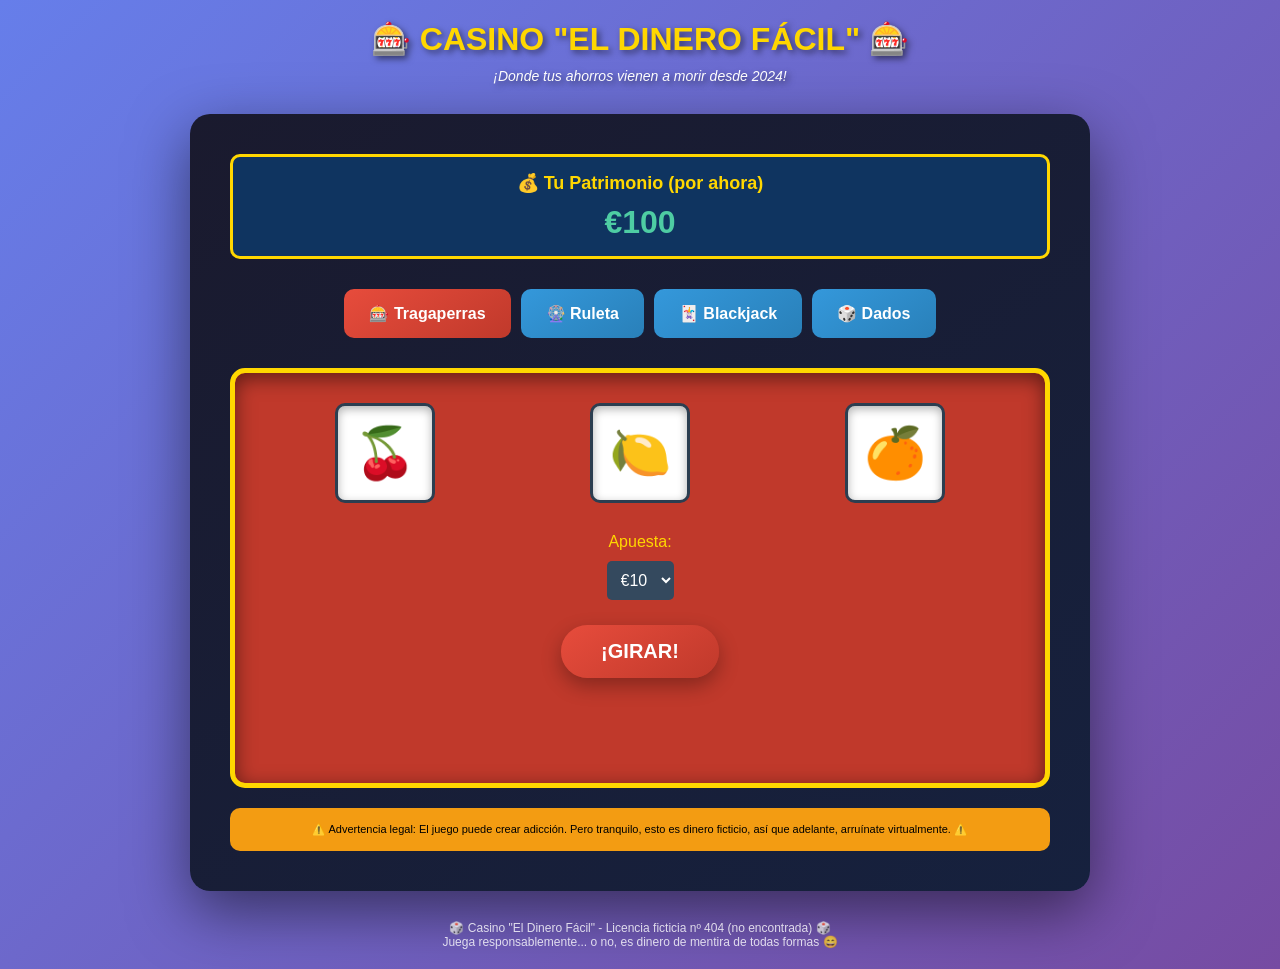
<file: Apache/www/index.html>
<!DOCTYPE html>
<html lang="es">
<head>
    <meta charset="UTF-8">
    <meta name="viewport" content="width=device-width, initial-scale=1.0">
    <title>Casino El Dinero Fácil - ¡Pierde tu dinero con estilo! 🎰</title>
    <style>
        * {
            margin: 0;
            padding: 0;
            box-sizing: border-box;
        }

        body {
            font-family: 'Arial Black', sans-serif;
            background: linear-gradient(135deg, #667eea 0%, #764ba2 100%);
            min-height: 100vh;
            padding: 20px;
            display: flex;
            flex-direction: column;
            align-items: center;
        }

        .header {
            text-align: center;
            color: #ffd700;
            text-shadow: 3px 3px 6px rgba(0,0,0,0.5);
            margin-bottom: 30px;
            animation: parpadeo 2s infinite;
        }

        @keyframes parpadeo {
            0%, 100% { opacity: 1; }
            50% { opacity: 0.7; }
        }

        .subtitle {
            color: #fff;
            font-size: 14px;
            margin-top: 10px;
            font-style: italic;
        }

        .container {
            background: linear-gradient(145deg, #1a1a2e, #16213e);
            border-radius: 20px;
            padding: 40px;
            box-shadow: 0 20px 60px rgba(0,0,0,0.5);
            max-width: 900px;
            width: 100%;
        }

        .balance {
            background: #0f3460;
            padding: 15px;
            border-radius: 10px;
            text-align: center;
            margin-bottom: 30px;
            border: 3px solid #ffd700;
        }

        .balance h3 {
            color: #ffd700;
            font-size: 18px;
            margin-bottom: 10px;
        }

        .balance-amount {
            color: #4ecca3;
            font-size: 32px;
            font-weight: bold;
        }

        .game-selector {
            display: flex;
            gap: 10px;
            margin-bottom: 30px;
            flex-wrap: wrap;
            justify-content: center;
        }

        .game-btn {
            background: linear-gradient(145deg, #3498db, #2980b9);
            color: white;
            border: none;
            padding: 15px 25px;
            font-size: 16px;
            font-weight: bold;
            border-radius: 10px;
            cursor: pointer;
            transition: all 0.3s;
        }

        .game-btn:hover {
            transform: translateY(-2px);
            box-shadow: 0 5px 15px rgba(0,0,0,0.3);
        }

        .game-btn.active {
            background: linear-gradient(145deg, #e74c3c, #c0392b);
        }

        .game-container {
            display: none;
            background: #c0392b;
            border-radius: 15px;
            padding: 30px;
            box-shadow: inset 0 5px 20px rgba(0,0,0,0.5);
            border: 5px solid #ffd700;
        }

        .game-container.active {
            display: block;
        }

        /* TRAGAPERRAS */
        .reels {
            display: flex;
            justify-content: space-around;
            margin-bottom: 30px;
            gap: 15px;
        }

        .reel {
            background: white;
            width: 100px;
            height: 100px;
            border-radius: 10px;
            display: flex;
            align-items: center;
            justify-content: center;
            font-size: 50px;
            box-shadow: inset 0 3px 10px rgba(0,0,0,0.3);
            border: 3px solid #2c3e50;
        }

        .reel.spinning {
            animation: spin 0.1s infinite;
        }

        @keyframes spin {
            0%, 100% { transform: translateY(0); }
            50% { transform: translateY(-10px); }
        }

        /* RULETA */
        .roulette-wheel {
            width: 250px;
            height: 250px;
            margin: 0 auto 30px;
            border-radius: 50%;
            background: conic-gradient(
                #c0392b 0deg 18deg,
                #2c3e50 18deg 36deg,
                #c0392b 36deg 54deg,
                #2c3e50 54deg 72deg,
                #c0392b 72deg 90deg,
                #2c3e50 90deg 108deg,
                #c0392b 108deg 126deg,
                #2c3e50 126deg 144deg,
                #c0392b 144deg 162deg,
                #2c3e50 162deg 180deg,
                #c0392b 180deg 198deg,
                #2c3e50 198deg 216deg,
                #c0392b 216deg 234deg,
                #2c3e50 234deg 252deg,
                #c0392b 252deg 270deg,
                #2c3e50 270deg 288deg,
                #c0392b 288deg 306deg,
                #2c3e50 306deg 324deg,
                #c0392b 324deg 342deg,
                #2c3e50 342deg 360deg
            );
            border: 10px solid #ffd700;
            position: relative;
            display: flex;
            align-items: center;
            justify-content: center;
        }

        .roulette-ball {
            width: 20px;
            height: 20px;
            background: white;
            border-radius: 50%;
            position: absolute;
            top: 10px;
            box-shadow: 0 0 10px rgba(255,255,255,0.8);
        }

        .roulette-wheel.spinning {
            animation: roulette-spin 3s ease-out;
        }

        @keyframes roulette-spin {
            from { transform: rotate(0deg); }
            to { transform: rotate(1800deg); }
        }

        .roulette-result {
            text-align: center;
            font-size: 48px;
            color: white;
            font-weight: bold;
            text-shadow: 2px 2px 4px rgba(0,0,0,0.5);
        }

        .roulette-options {
            display: grid;
            grid-template-columns: repeat(3, 1fr);
            gap: 10px;
            margin-bottom: 20px;
        }

        .roulette-btn {
            padding: 15px;
            font-size: 16px;
            font-weight: bold;
            border: none;
            border-radius: 8px;
            cursor: pointer;
            transition: all 0.3s;
        }

        .roulette-btn:hover {
            transform: scale(1.05);
        }

        .roulette-btn.red {
            background: #e74c3c;
            color: white;
        }

        .roulette-btn.black {
            background: #2c3e50;
            color: white;
        }

        .roulette-btn.green {
            background: #27ae60;
            color: white;
        }

        /* BLACKJACK */
        .blackjack-table {
            text-align: center;
        }

        .cards-area {
            margin: 20px 0;
            min-height: 120px;
        }

        .cards-area h4 {
            color: #ffd700;
            margin-bottom: 10px;
        }

        .cards {
            display: flex;
            gap: 10px;
            justify-content: center;
            flex-wrap: wrap;
            margin-bottom: 10px;
        }

        .card {
            width: 60px;
            height: 85px;
            background: white;
            border-radius: 8px;
            display: flex;
            align-items: center;
            justify-content: center;
            font-size: 24px;
            font-weight: bold;
            box-shadow: 0 4px 8px rgba(0,0,0,0.3);
            border: 2px solid #333;
        }

        .card.red {
            color: #e74c3c;
        }

        .card.black {
            color: #2c3e50;
        }

        .score {
            color: white;
            font-size: 18px;
            font-weight: bold;
        }

        .blackjack-actions {
            display: flex;
            gap: 10px;
            justify-content: center;
            margin-top: 20px;
            flex-wrap: wrap;
        }

        /* DADOS */
        .dice-container {
            text-align: center;
        }

        .dice-area {
            display: flex;
            gap: 20px;
            justify-content: center;
            margin: 30px 0;
        }

        .die {
            width: 80px;
            height: 80px;
            background: white;
            border-radius: 10px;
            display: flex;
            align-items: center;
            justify-content: center;
            font-size: 40px;
            font-weight: bold;
            box-shadow: 0 5px 15px rgba(0,0,0,0.3);
            border: 3px solid #2c3e50;
        }

        .die.rolling {
            animation: dice-roll 0.5s ease-in-out;
        }

        @keyframes dice-roll {
            0%, 100% { transform: rotateX(0) rotateY(0); }
            25% { transform: rotateX(180deg) rotateY(0); }
            50% { transform: rotateX(180deg) rotateY(180deg); }
            75% { transform: rotateX(0) rotateY(180deg); }
        }

        .dice-prediction {
            display: grid;
            grid-template-columns: repeat(3, 1fr);
            gap: 10px;
            margin-bottom: 20px;
        }

        .prediction-btn {
            padding: 12px;
            font-size: 14px;
            font-weight: bold;
            border: none;
            border-radius: 8px;
            cursor: pointer;
            background: #3498db;
            color: white;
            transition: all 0.3s;
        }

        .prediction-btn:hover {
            background: #2980b9;
            transform: scale(1.05);
        }

        .prediction-btn.selected {
            background: #27ae60;
            box-shadow: 0 0 15px rgba(39, 174, 96, 0.5);
        }

        /* CONTROLES COMUNES */
        .controls {
            text-align: center;
        }

        .bet-selector {
            margin-bottom: 20px;
        }

        .bet-selector label {
            color: #ffd700;
            font-size: 16px;
            display: block;
            margin-bottom: 10px;
        }

        .bet-selector select {
            padding: 10px;
            font-size: 16px;
            border-radius: 5px;
            border: none;
            background: #34495e;
            color: white;
            cursor: pointer;
        }

        .action-btn {
            background: linear-gradient(145deg, #e74c3c, #c0392b);
            color: white;
            border: none;
            padding: 15px 40px;
            font-size: 20px;
            font-weight: bold;
            border-radius: 50px;
            cursor: pointer;
            box-shadow: 0 8px 20px rgba(0,0,0,0.3);
            transition: all 0.3s;
            text-transform: uppercase;
            margin: 5px;
        }

        .action-btn:hover {
            transform: translateY(-3px);
            box-shadow: 0 12px 25px rgba(0,0,0,0.4);
        }

        .action-btn:active {
            transform: translateY(0);
        }

        .action-btn:disabled {
            background: #7f8c8d;
            cursor: not-allowed;
            transform: none;
        }

        .action-btn.secondary {
            background: linear-gradient(145deg, #3498db, #2980b9);
        }

        .message {
            margin-top: 20px;
            padding: 15px;
            border-radius: 10px;
            text-align: center;
            font-size: 16px;
            font-weight: bold;
            min-height: 50px;
            display: flex;
            align-items: center;
            justify-content: center;
        }

        .message.win {
            background: #27ae60;
            color: white;
            animation: celebration 0.5s ease-in-out;
        }

        .message.lose {
            background: #e74c3c;
            color: white;
        }

        @keyframes celebration {
            0%, 100% { transform: scale(1); }
            25% { transform: scale(1.1) rotate(2deg); }
            75% { transform: scale(1.1) rotate(-2deg); }
        }

        .footer {
            margin-top: 30px;
            text-align: center;
            color: white;
            font-size: 12px;
            opacity: 0.8;
        }

        .warning {
            background: #f39c12;
            color: #000;
            padding: 15px;
            border-radius: 10px;
            margin-top: 20px;
            font-size: 11px;
            text-align: center;
        }
    </style>
</head>
<body>
    <div class="header">
        <h1>🎰 CASINO "EL DINERO FÁCIL" 🎰</h1>
        <p class="subtitle">¡Donde tus ahorros vienen a morir desde 2024!</p>
    </div>

    <div class="container">
        <div class="balance">
            <h3>💰 Tu Patrimonio (por ahora)</h3>
            <div class="balance-amount">€<span id="balance">100</span></div>
        </div>

        <div class="game-selector">
            <button class="game-btn active" onclick="selectGame('slots')">🎰 Tragaperras</button>
            <button class="game-btn" onclick="selectGame('roulette')">🎡 Ruleta</button>
            <button class="game-btn" onclick="selectGame('blackjack')">🃏 Blackjack</button>
            <button class="game-btn" onclick="selectGame('dice')">🎲 Dados</button>
        </div>

        <!-- TRAGAPERRAS -->
        <div id="slots" class="game-container active">
            <div class="reels">
                <div class="reel" id="reel1">🍒</div>
                <div class="reel" id="reel2">🍋</div>
                <div class="reel" id="reel3">🍊</div>
            </div>
            <div class="controls">
                <div class="bet-selector">
                    <label for="slotBet">Apuesta:</label>
                    <select id="slotBet">
                        <option value="5">€5</option>
                        <option value="10" selected>€10</option>
                        <option value="20">€20</option>
                        <option value="50">€50</option>
                    </select>
                </div>
                <button class="action-btn" onclick="spinSlots()">¡GIRAR!</button>
            </div>
            <div class="message" id="slotsMessage"></div>
        </div>

        <!-- RULETA -->
        <div id="roulette" class="game-container">
            <div class="roulette-wheel" id="rouletteWheel">
                <div class="roulette-ball"></div>
                <div class="roulette-result" id="rouletteResult">?</div>
            </div>
            <div class="controls">
                <div class="bet-selector">
                    <label for="rouletteBet">Apuesta:</label>
                    <select id="rouletteBet">
                        <option value="5">€5</option>
                        <option value="10" selected>€10</option>
                        <option value="20">€20</option>
                        <option value="50">€50</option>
                    </select>
                </div>
                <div class="roulette-options">
                    <button class="roulette-btn red" onclick="playRoulette('red')">ROJO</button>
                    <button class="roulette-btn black" onclick="playRoulette('black')">NEGRO</button>
                    <button class="roulette-btn green" onclick="playRoulette('green')">VERDE (0)</button>
                </div>
            </div>
            <div class="message" id="rouletteMessage"></div>
        </div>

        <!-- BLACKJACK -->
        <div id="blackjack" class="game-container">
            <div class="blackjack-table">
                <div class="cards-area">
                    <h4>🎩 Crupier</h4>
                    <div class="cards" id="dealerCards"></div>
                    <div class="score" id="dealerScore"></div>
                </div>
                <div class="cards-area">
                    <h4>👤 Tu Mano</h4>
                    <div class="cards" id="playerCards"></div>
                    <div class="score" id="playerScore"></div>
                </div>
                <div class="controls">
                    <div class="bet-selector">
                        <label for="blackjackBet">Apuesta:</label>
                        <select id="blackjackBet">
                            <option value="5">€5</option>
                            <option value="10" selected>€10</option>
                            <option value="20">€20</option>
                            <option value="50">€50</option>
                        </select>
                    </div>
                    <div class="blackjack-actions">
                        <button class="action-btn" id="dealBtn" onclick="dealBlackjack()">REPARTIR</button>
                        <button class="action-btn secondary" id="hitBtn" onclick="hitBlackjack()" disabled>PEDIR</button>
                        <button class="action-btn secondary" id="standBtn" onclick="standBlackjack()" disabled>PLANTARSE</button>
                    </div>
                </div>
                <div class="message" id="blackjackMessage"></div>
            </div>
        </div>

        <!-- DADOS -->
        <div id="dice" class="game-container">
            <div class="dice-container">
                <h4 style="color: #ffd700; margin-bottom: 20px;">Predice el resultado:</h4>
                <div class="dice-prediction">
                    <button class="prediction-btn" onclick="selectPrediction('par')">PAR</button>
                    <button class="prediction-btn" onclick="selectPrediction('impar')">IMPAR</button>
                    <button class="prediction-btn" onclick="selectPrediction('bajo')">BAJO (2-6)</button>
                    <button class="prediction-btn" onclick="selectPrediction('alto')">ALTO (8-12)</button>
                    <button class="prediction-btn" onclick="selectPrediction('doble')">DOBLES</button>
                    <button class="prediction-btn" onclick="selectPrediction('siete')">SUMA = 7</button>
                </div>
                <div class="dice-area">
                    <div class="die" id="die1">🎲</div>
                    <div class="die" id="die2">🎲</div>
                </div>
                <div class="controls">
                    <div class="bet-selector">
                        <label for="diceBet">Apuesta:</label>
                        <select id="diceBet">
                            <option value="5">€5</option>
                            <option value="10" selected>€10</option>
                            <option value="20">€20</option>
                            <option value="50">€50</option>
                        </select>
                    </div>
                    <button class="action-btn" onclick="rollDice()">¡LANZAR DADOS!</button>
                </div>
                <div class="message" id="diceMessage"></div>
            </div>
        </div>

        <div class="warning">
            ⚠️ Advertencia legal: El juego puede crear adicción. Pero tranquilo, esto es dinero ficticio, así que adelante, arruínate virtualmente. ⚠️
        </div>
    </div>

    <div class="footer">
        <p>🎲 Casino "El Dinero Fácil" - Licencia ficticia nº 404 (no encontrada) 🎲</p>
        <p>Juega responsablemente... o no, es dinero de mentira de todas formas 😄</p>
    </div>

    <script>
        let balance = 100;
        let currentGame = 'slots';
        let blackjackGame = { playerCards: [], dealerCards: [], deck: [], inProgress: false };
        let diceSelection = null;

        const funnyMessages = {
            lose: [
                '¡Ay! Tu dinero se fue de vacaciones... para siempre 😢',
                '¡Mejor suerte la próxima! (Spoiler: probablemente no) 🙈',
                '¡El casino agradece tu generosa donación! 🏦',
                'Casi casi... bueno, en realidad para nada 😅',
                '¡Inténtalo de nuevo! El casino necesita un yate nuevo 🛥️'
            ],
            win: [
                '¡¡¡GANASTE!!! ¡Aprovecha antes de que vuelvas a perderlo! 🎉',
                '¡INCREÍBLE! ¡El dueño del casino está llorando! 😱',
                '¡JACKPOT! ¡Eres oficialmente afortunado... por ahora! 🍀',
                '¡BINGO! Espera, este no es bingo... ¡pero ganaste! 🎊',
                '¡BOOM! ¡Las probabilidades estaban de tu lado! (Esta vez) 💰'
            ]
        };

        function updateBalance() {
            document.getElementById('balance').textContent = balance;
            if (balance === 0) {
                setTimeout(() => {
                    alert('¡BANCARROTA! Pero hey, te damos más dinero imaginario 😂');
                    balance = 100;
                    updateBalance();
                }, 500);
            }
        }

        function showMessage(game, type, customMsg = null) {
            const msgEl = document.getElementById(game + 'Message');
            msgEl.className = 'message ' + type;
            if (customMsg) {
                msgEl.textContent = customMsg;
            } else {
                const messages = funnyMessages[type];
                msgEl.textContent = messages[Math.floor(Math.random() * messages.length)];
            }
        }

        function selectGame(game) {
            document.querySelectorAll('.game-container').forEach(el => el.classList.remove('active'));
            document.querySelectorAll('.game-btn').forEach(el => el.classList.remove('active'));
            document.getElementById(game).classList.add('active');
            event.target.classList.add('active');
            currentGame = game;
        }

        // TRAGAPERRAS
        const symbols = ['🍒', '🍋', '🍊', '🍇', '🔔', '💎', '7️⃣'];

        function spinSlots() {
            const betAmount = parseInt(document.getElementById('slotBet').value);
            if (balance < betAmount) {
                showMessage('slots', 'lose', '¡No tienes suficiente dinero! 🤔');
                return;
            }

            balance -= betAmount;
            updateBalance();

            const reels = ['reel1', 'reel2', 'reel3'].map(id => document.getElementById(id));
            reels.forEach(reel => reel.classList.add('spinning'));
            document.getElementById('slotsMessage').textContent = '¡Girando...! 🎰';

            const results = [];
            setTimeout(() => {
                reels.forEach((reel, index) => {
                    setTimeout(() => {
                        const symbol = symbols[Math.floor(Math.random() * symbols.length)];
                        reel.textContent = symbol;
                        results.push(symbol);
                        reel.classList.remove('spinning');

                        if (index === 2) {
                            checkSlotsWin(results, betAmount);
                        }
                    }, index * 500);
                });
            }, 1000);
        }

        function checkSlotsWin(results, betAmount) {
            if (results[0] === results[1] && results[1] === results[2]) {
                let multiplier = results[0] === '7️⃣' ? 10 : results[0] === '💎' ? 7 : results[0] === '🔔' ? 5 : 3;
                const winAmount = betAmount * multiplier;
                balance += winAmount;
                updateBalance();
                showMessage('slots', 'win');
            } else if (results[0] === results[1] || results[1] === results[2] || results[0] === results[2]) {
                const winAmount = betAmount * 1.5;
                balance += winAmount;
                updateBalance();
                showMessage('slots', 'win', `¡Dos iguales! Ganas €${winAmount.toFixed(2)} 🎉`);
            } else {
                showMessage('slots', 'lose');
            }
        }

        // RULETA
        function playRoulette(choice) {
            const betAmount = parseInt(document.getElementById('rouletteBet').value);
            if (balance < betAmount) {
                showMessage('roulette', 'lose', '¡No tienes suficiente dinero! 🤔');
                return;
            }

            balance -= betAmount;
            updateBalance();

            const wheel = document.getElementById('rouletteWheel');
            wheel.classList.add('spinning');
            document.getElementById('rouletteMessage').textContent = '¡Girando...! 🎡';

            setTimeout(() => {
                wheel.classList.remove('spinning');
                const num = Math.floor(Math.random() * 37);
                let color = num === 0 ? 'green' : (num % 2 === 0 ? 'red' : 'black');
                
                document.getElementById('rouletteResult').textContent = num;

                let won = false;
                let winAmount = 0;

                if (choice === color) {
                    won = true;
                    winAmount = choice === 'green' ? betAmount * 14 : betAmount * 2;
                }

                if (won) {
                    balance += winAmount;
                    updateBalance();
                    showMessage('roulette', 'win', `¡Salió ${color.toUpperCase()} (${num})! Ganas €${winAmount} 🎉`);
                } else {
                    showMessage('roulette', 'lose', `Salió ${color.toUpperCase()} (${num}). ¡Perdiste! 😢`);
                }
            }, 3000);
        }

        // BLACKJACK
        function createDeck() {
            const suits = ['♠', '♥', '♦', '♣'];
            const values = ['A', '2', '3', '4', '5', '6', '7', '8', '9', '10', 'J', 'Q', 'K'];
            const deck = [];
            for (let suit of suits) {
                for (let value of values) {
                    deck.push({ value, suit, color: (suit === '♥' || suit === '♦') ? 'red' : 'black' });
                }
            }
            return deck.sort(() => Math.random() - 0.5);
        }

        function cardValue(card) {
            if (card.value === 'A') return 11;
            if (['J', 'Q', 'K'].includes(card.value)) return 10;
            return parseInt(card.value);
        }

        function calculateScore(cards) {
            let score = cards.reduce((sum, card) => sum + cardValue(card), 0);
            let aces = cards.filter(card => card.value === 'A').length;
            while (score > 21 && aces > 0) {
                score -= 10;
                aces--;
            }
            return score;
        }

        function renderCards(cards, elementId) {
            const container = document.getElementById(elementId);
            container.innerHTML = cards.map(card => 
                `<div class="card ${card.color}">${card.value}${card.suit}</div>`
            ).join('');
        }

        function dealBlackjack() {
            const betAmount = parseInt(document.getElementById('blackjackBet').value);
            if (balance < betAmount) {
                showMessage('blackjack', 'lose', '¡No tienes suficiente dinero! 🤔');
                return;
            }

            balance -= betAmount;
            updateBalance();

            blackjackGame.deck = createDeck();
            blackjackGame.playerCards = [blackjackGame.deck.pop(), blackjackGame.deck.pop()];
            blackjackGame.dealerCards = [blackjackGame.deck.pop()];
            blackjackGame.inProgress = true;
            blackjackGame.betAmount = betAmount;

            renderCards(blackjackGame.playerCards, 'playerCards');
            renderCards(blackjackGame.dealerCards, 'dealerCards');
            
            document.getElementById('playerScore').textContent = 'Puntos: ' + calculateScore(blackjackGame.playerCards);
            document.getElementById('dealerScore').textContent = 'Puntos: ?';
            
            document.getElementById('dealBtn').disabled = true;
            document.getElementById('hitBtn').disabled = false;
            document.getElementById('standBtn').disabled = false;

            const playerScore = calculateScore(blackjackGame.playerCards);
            if (playerScore === 21) {
                standBlackjack();
            }
            
            showMessage('blackjack', 'lose', '¡Cartas repartidas! ¿Pides carta o te plantas? 🃏');
        }

        function hitBlackjack() {
            if (!blackjackGame.inProgress) return;

            blackjackGame.playerCards.push(blackjackGame.deck.pop());
            renderCards(blackjackGame.playerCards, 'playerCards');
            
            const playerScore = calculateScore(blackjackGame.playerCards);
            document.getElementById('playerScore').textContent = 'Puntos: ' + playerScore;

            if (playerScore > 21) {
                showMessage('blackjack', 'lose', `¡TE PASASTE! (${playerScore}) El casino gana otra vez 😢`);
                endBlackjack();
            } else if (playerScore === 21) {
                standBlackjack();
            }
        }

        function standBlackjack() {
            if (!blackjackGame.inProgress) return;

            document.getElementById('hitBtn').disabled = true;
            document.getElementById('standBtn').disabled = true;

            while (calculateScore(blackjackGame.dealerCards) < 17) {
                blackjackGame.dealerCards.push(blackjackGame.deck.pop());
            }

            renderCards(blackjackGame.dealerCards, 'dealerCards');
            
            const playerScore = calculateScore(blackjackGame.playerCards);
            const dealerScore = calculateScore(blackjackGame.dealerCards);
            
            document.getElementById('dealerScore').textContent = 'Puntos: ' + dealerScore;

            if (dealerScore > 21 || playerScore > dealerScore) {
                const winAmount = blackjackGame.betAmount * 2;
                balance += winAmount;
                updateBalance();
                showMessage('blackjack', 'win', `¡GANASTE! Tú: ${playerScore} vs Crupier: ${dealerScore} 🎉`);
            } else if (playerScore === dealerScore) {
                balance += blackjackGame.betAmount;
                updateBalance();
                showMessage('blackjack', 'lose', `EMPATE (${playerScore}). Te devolvemos tu apuesta 🤝`);
            } else {
                showMessage('blackjack', 'lose', `¡PERDISTE! Tú: ${playerScore} vs Crupier: ${dealerScore} 😢`);
            }

            endBlackjack();
        }

        function endBlackjack() {
            blackjackGame.inProgress = false;
            document.getElementById('dealBtn').disabled = false;
            document.getElementById('hitBtn').disabled = true;
            document.getElementById('standBtn').disabled = true;
        }

        // DADOS
        function selectPrediction(type) {
            document.querySelectorAll('.prediction-btn').forEach(btn => btn.classList.remove('selected'));
            event.target.classList.add('selected');
            diceSelection = type;
        }

        function rollDice() {
            if (!diceSelection) {
                showMessage('dice', 'lose', '¡Primero selecciona una predicción! 🎲');
                return;
            }

            const betAmount = parseInt(document.getElementById('diceBet').value);
            if (balance < betAmount) {
                showMessage('dice', 'lose', '¡No tienes suficiente dinero! 🤔');
                return;
            }

            balance -= betAmount;
            updateBalance();

            const die1El = document.getElementById('die1');
            const die2El = document.getElementById('die2');
            
            die1El.classList.add('rolling');
            die2El.classList.add('rolling');
            
            document.getElementById('diceMessage').textContent = '¡Lanzando dados...! 🎲';

            setTimeout(() => {
                const die1 = Math.floor(Math.random() * 6) + 1;
                const die2 = Math.floor(Math.random() * 6) + 1;
                const sum = die1 + die2;

                die1El.textContent = die1;
                die2El.textContent = die2;
                die1El.classList.remove('rolling');
                die2El.classList.remove('rolling');

                let won = false;
                let multiplier = 2;

                switch(diceSelection) {
                    case 'par':
                        won = sum % 2 === 0;
                        break;
                    case 'impar':
                        won = sum % 2 !== 0;
                        break;
                    case 'bajo':
                        won = sum >= 2 && sum <= 6;
                        break;
                    case 'alto':
                        won = sum >= 8 && sum <= 12;
                        break;
                    case 'doble':
                        won = die1 === die2;
                        multiplier = 5;
                        break;
                    case 'siete':
                        won = sum === 7;
                        multiplier = 4;
                        break;
                }

                if (won) {
                    const winAmount = betAmount * multiplier;
                    balance += winAmount;
                    updateBalance();
                    showMessage('dice', 'win', `¡GANASTE! Dados: ${die1} + ${die2} = ${sum}. Ganas €${winAmount} 🎉`);
                } else {
                    showMessage('dice', 'lose', `Dados: ${die1} + ${die2} = ${sum}. ¡Perdiste! 😢`);
                }

                diceSelection = null;
                document.querySelectorAll('.prediction-btn').forEach(btn => btn.classList.remove('selected'));
            }, 1000);
        }

        updateBalance();
    </script>
</body>
</html>
</file>
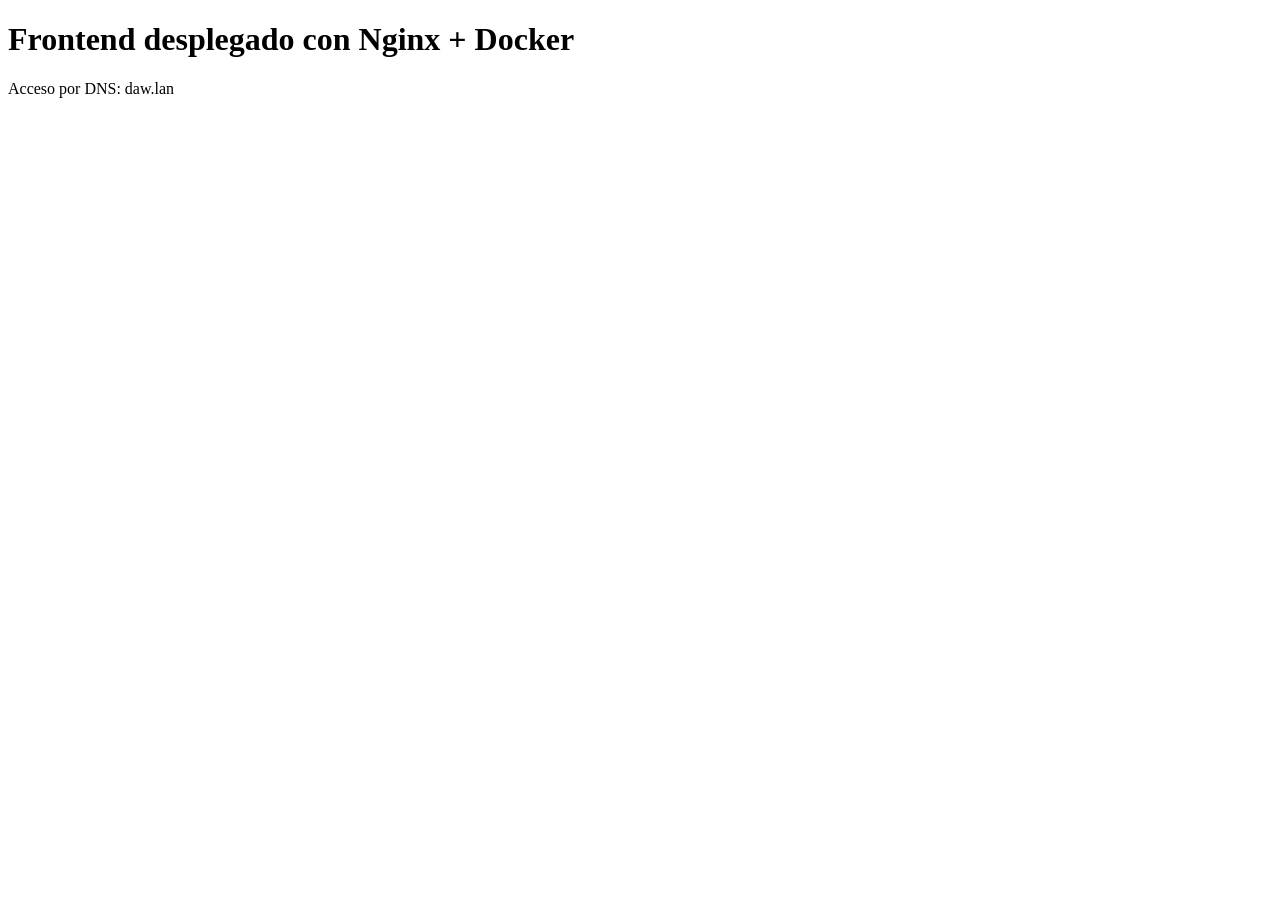
<file: DNS/reto6-dns/frontend/index.html>
<!DOCTYPE html>
<html lang="en">

<head>
    <meta charset="UTF-8">
    <meta name="viewport" content="width=device-width, initial-scale=1.0">
    <title>Reto 6</title>
</head>

<body>
    <h1>Frontend desplegado con Nginx + Docker</h1>
    <p>Acceso por DNS: daw.lan</p>
</body>

</html>
</file>
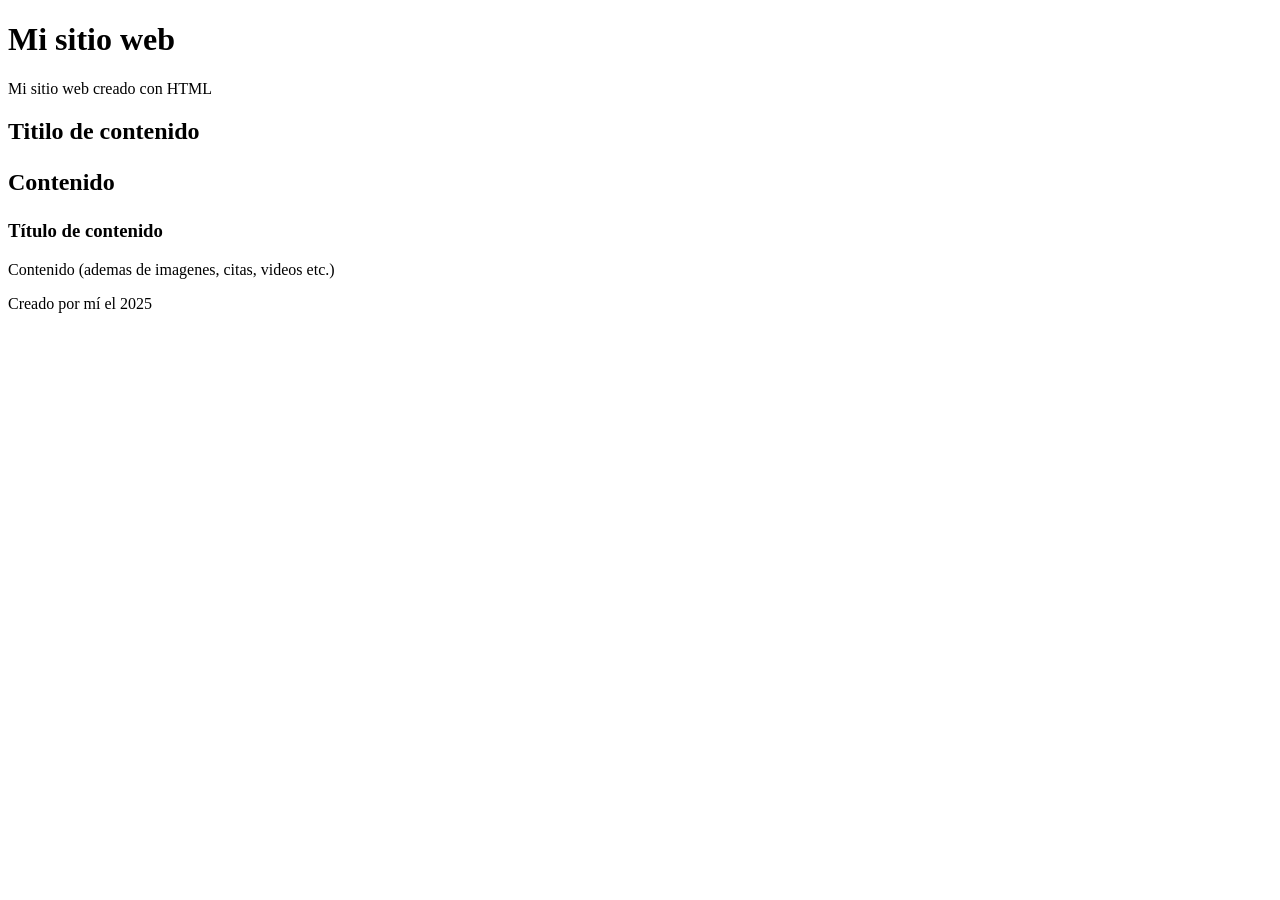
<file: GitHub/Git/proyecto_software/index.html>
<!DOCTYPE html>

<html lang="es">

<head>
    <title>Proyecto Software</title>
    <meta charset="utf-8" />
    <link rel="stylesheet" href="estilos.css" />
    <link rel="shortcut icon" href="/favicon.ico" />
    <link rel="alternate" title="web RSS" type="application/rss+xml" href="/feed.rss" />
</head>

<body>
    <header>
        <h1>Mi sitio web</h1>
        <p>Mi sitio web creado con HTML</p>
    </header>
    <section>
        <article>
            <h2>Titilo de contenido<h2>
                    <p> Contenido</p>
        </article>
    </section>
    <aside>
        <h3>Título de contenido</h3>
        <p> Contenido (ademas de imagenes, citas, videos etc.) </p>
    </aside>
    <footer>
        Creado por mí el 2025
    </footer>
</body>

</html>
</file>
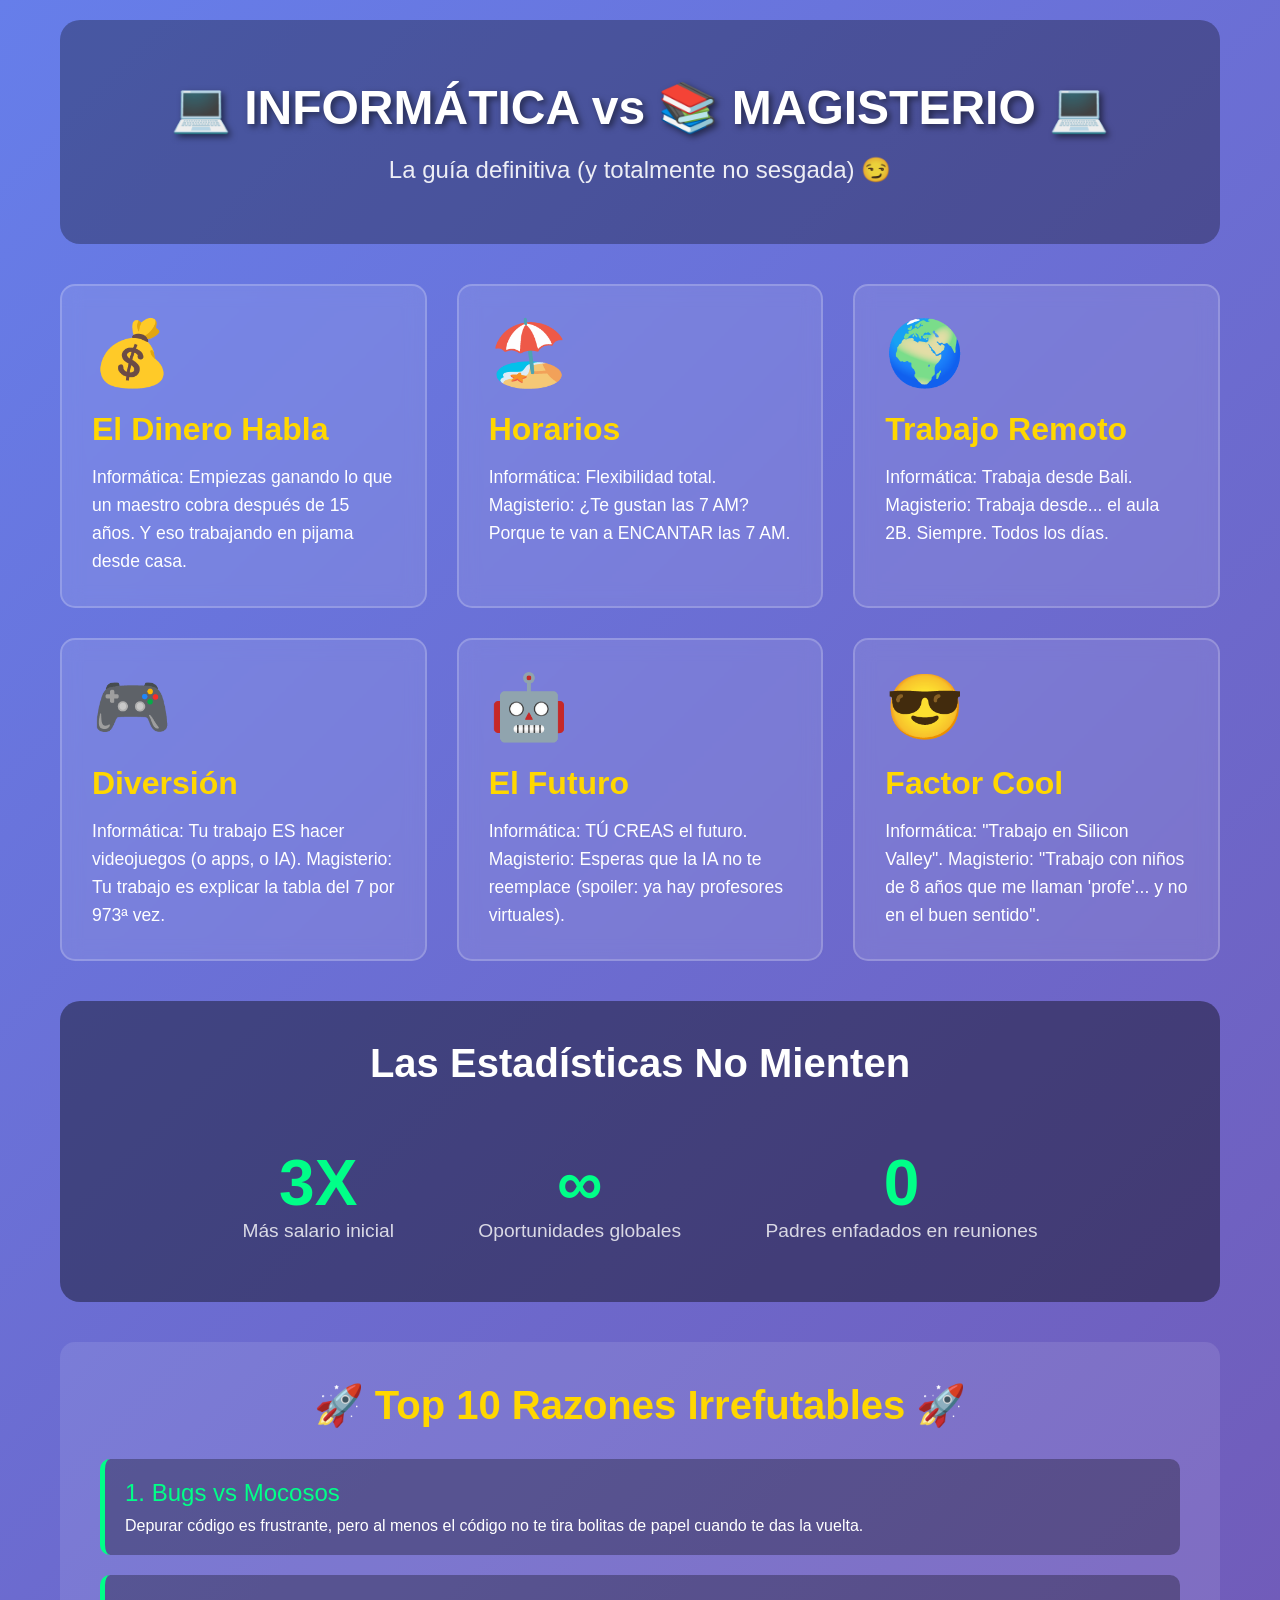
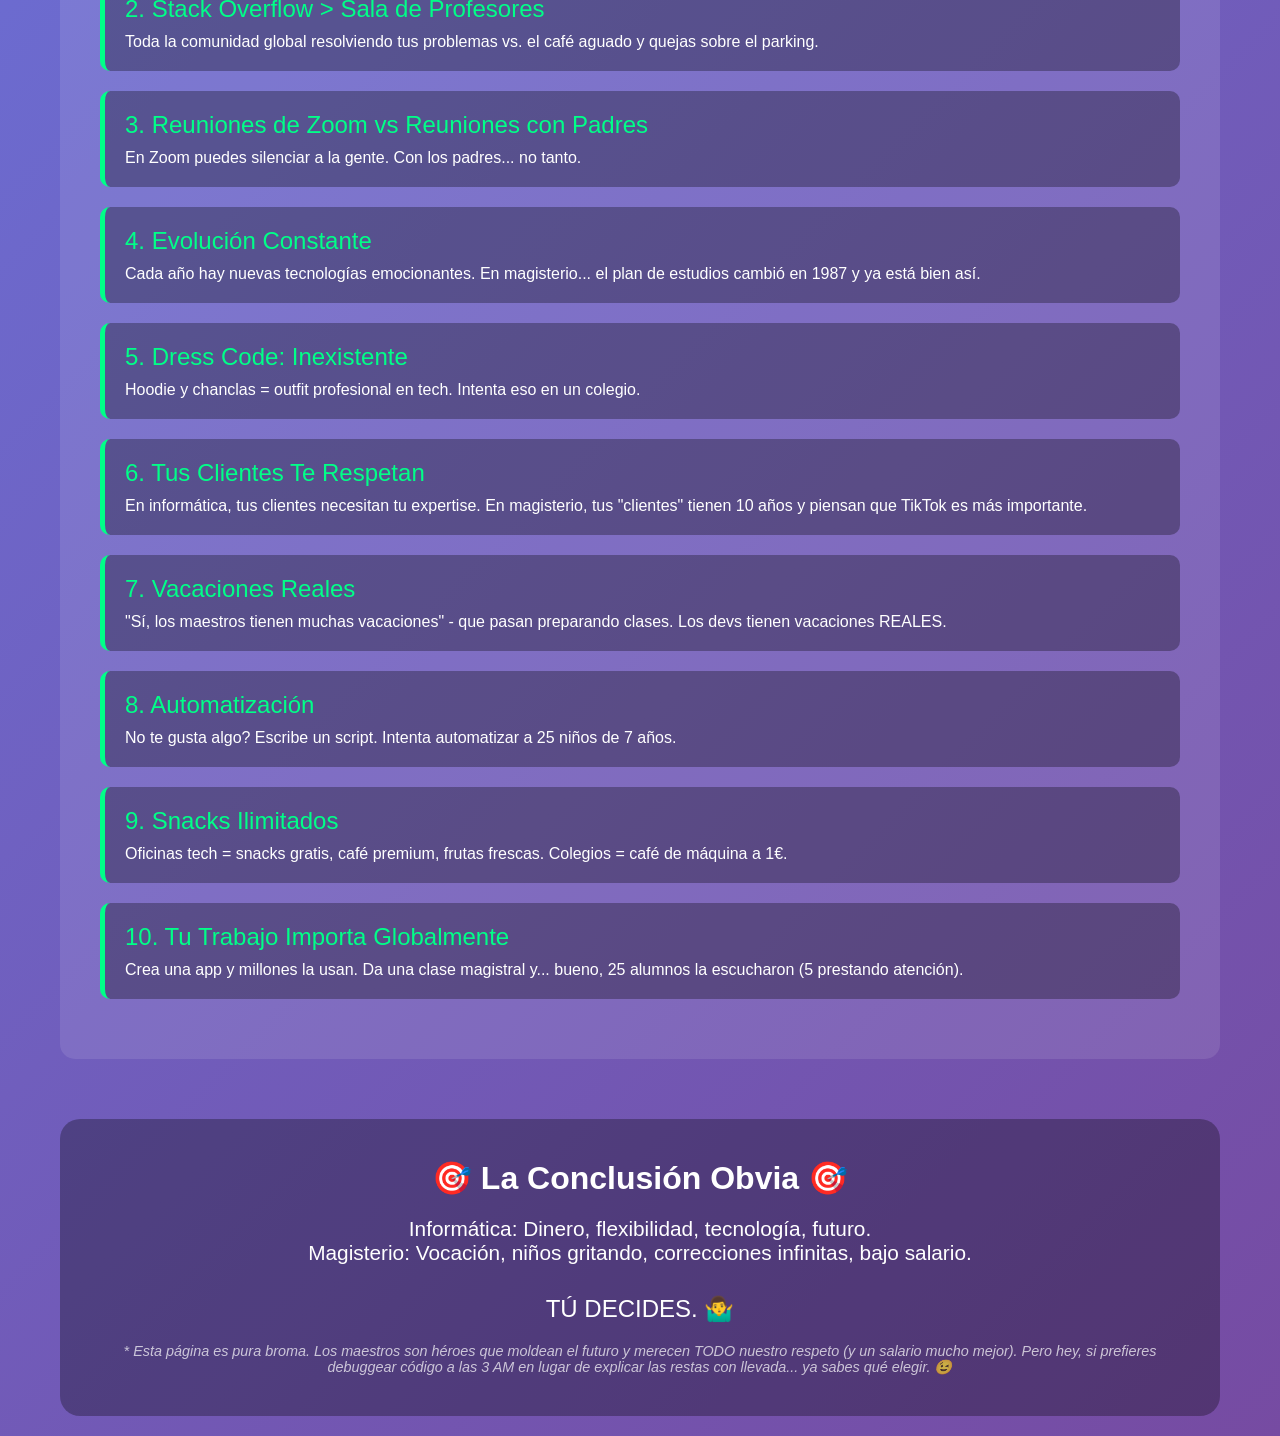
<file: Apache/EJ2/www/apache2/index.html>
<!DOCTYPE html>
<html lang="es">
<head>
    <meta charset="UTF-8">
    <meta name="viewport" content="width=device-width, initial-scale=1.0">
    <title>Informática vs Magisterio: La Batalla Épica 🎮</title>
    <style>
        * {
            margin: 0;
            padding: 0;
            box-sizing: border-box;
        }

        body {
            font-family: 'Comic Sans MS', cursive, sans-serif;
            background: linear-gradient(135deg, #667eea 0%, #764ba2 100%);
            color: #fff;
            overflow-x: hidden;
        }

        .container {
            max-width: 1200px;
            margin: 0 auto;
            padding: 20px;
        }

        header {
            text-align: center;
            padding: 60px 20px;
            background: rgba(0, 0, 0, 0.3);
            border-radius: 20px;
            margin-bottom: 40px;
            animation: fadeIn 1s ease-in;
        }

        h1 {
            font-size: 3em;
            margin-bottom: 20px;
            text-shadow: 3px 3px 6px rgba(0, 0, 0, 0.5);
            animation: bounce 2s infinite;
        }

        .subtitle {
            font-size: 1.5em;
            opacity: 0.9;
        }

        .comparison-grid {
            display: grid;
            grid-template-columns: repeat(auto-fit, minmax(300px, 1fr));
            gap: 30px;
            margin: 40px 0;
        }

        .card {
            background: rgba(255, 255, 255, 0.1);
            backdrop-filter: blur(10px);
            border-radius: 15px;
            padding: 30px;
            border: 2px solid rgba(255, 255, 255, 0.2);
            transition: transform 0.3s ease, box-shadow 0.3s ease;
            cursor: pointer;
        }

        .card:hover {
            transform: translateY(-10px) scale(1.02);
            box-shadow: 0 20px 40px rgba(0, 0, 0, 0.3);
            background: rgba(255, 255, 255, 0.15);
        }

        .card-icon {
            font-size: 4em;
            margin-bottom: 20px;
            display: block;
        }

        .card h2 {
            font-size: 2em;
            margin-bottom: 15px;
            color: #ffd700;
        }

        .card p {
            font-size: 1.1em;
            line-height: 1.6;
        }

        .stats-section {
            background: rgba(0, 0, 0, 0.4);
            border-radius: 20px;
            padding: 40px;
            margin: 40px 0;
            text-align: center;
        }

        .stat-item {
            display: inline-block;
            margin: 20px 40px;
            animation: pulse 2s infinite;
        }

        .stat-number {
            font-size: 4em;
            font-weight: bold;
            color: #00ff88;
            display: block;
        }

        .stat-label {
            font-size: 1.2em;
            opacity: 0.8;
        }

        .reasons-list {
            background: rgba(255, 255, 255, 0.1);
            border-radius: 15px;
            padding: 40px;
            margin: 40px 0;
        }

        .reasons-list h2 {
            font-size: 2.5em;
            margin-bottom: 30px;
            text-align: center;
            color: #ffd700;
        }

        .reason {
            background: rgba(0, 0, 0, 0.3);
            margin: 20px 0;
            padding: 20px;
            border-radius: 10px;
            border-left: 5px solid #00ff88;
            transition: all 0.3s ease;
        }

        .reason:hover {
            background: rgba(0, 0, 0, 0.5);
            transform: translateX(10px);
        }

        .reason-title {
            font-size: 1.5em;
            margin-bottom: 10px;
            color: #00ff88;
        }

        footer {
            text-align: center;
            padding: 40px;
            margin-top: 60px;
            background: rgba(0, 0, 0, 0.3);
            border-radius: 20px;
        }

        .disclaimer {
            font-size: 0.9em;
            opacity: 0.7;
            font-style: italic;
            margin-top: 20px;
        }

        @keyframes fadeIn {
            from { opacity: 0; transform: translateY(-20px); }
            to { opacity: 1; transform: translateY(0); }
        }

        @keyframes bounce {
            0%, 100% { transform: translateY(0); }
            50% { transform: translateY(-10px); }
        }

        @keyframes pulse {
            0%, 100% { transform: scale(1); }
            50% { transform: scale(1.05); }
        }

        .emoji-rain {
            position: fixed;
            top: -50px;
            font-size: 2em;
            animation: fall 5s linear infinite;
            pointer-events: none;
            z-index: -1;
        }

        @keyframes fall {
            to { transform: translateY(100vh) rotate(360deg); }
        }
    </style>
</head>
<body>
    <div class="container">
        <header>
            <h1>💻 INFORMÁTICA vs 📚 MAGISTERIO 💻</h1>
            <p class="subtitle">La guía definitiva (y totalmente no sesgada) 😏</p>
        </header>

        <div class="comparison-grid">
            <div class="card">
                <span class="card-icon">💰</span>
                <h2>El Dinero Habla</h2>
                <p>Informática: Empiezas ganando lo que un maestro cobra después de 15 años. Y eso trabajando en pijama desde casa.</p>
            </div>

            <div class="card">
                <span class="card-icon">🏖️</span>
                <h2>Horarios</h2>
                <p>Informática: Flexibilidad total. Magisterio: ¿Te gustan las 7 AM? Porque te van a ENCANTAR las 7 AM.</p>
            </div>

            <div class="card">
                <span class="card-icon">🌍</span>
                <h2>Trabajo Remoto</h2>
                <p>Informática: Trabaja desde Bali. Magisterio: Trabaja desde... el aula 2B. Siempre. Todos los días.</p>
            </div>

            <div class="card">
                <span class="card-icon">🎮</span>
                <h2>Diversión</h2>
                <p>Informática: Tu trabajo ES hacer videojuegos (o apps, o IA). Magisterio: Tu trabajo es explicar la tabla del 7 por 973ª vez.</p>
            </div>

            <div class="card">
                <span class="card-icon">🤖</span>
                <h2>El Futuro</h2>
                <p>Informática: TÚ CREAS el futuro. Magisterio: Esperas que la IA no te reemplace (spoiler: ya hay profesores virtuales).</p>
            </div>

            <div class="card">
                <span class="card-icon">😎</span>
                <h2>Factor Cool</h2>
                <p>Informática: "Trabajo en Silicon Valley". Magisterio: "Trabajo con niños de 8 años que me llaman 'profe'... y no en el buen sentido".</p>
            </div>
        </div>

        <div class="stats-section">
            <h2 style="font-size: 2.5em; margin-bottom: 40px;">Las Estadísticas No Mienten</h2>
            <div class="stat-item">
                <span class="stat-number">3X</span>
                <span class="stat-label">Más salario inicial</span>
            </div>
            <div class="stat-item">
                <span class="stat-number">∞</span>
                <span class="stat-label">Oportunidades globales</span>
            </div>
            <div class="stat-item">
                <span class="stat-number">0</span>
                <span class="stat-label">Padres enfadados en reuniones</span>
            </div>
        </div>

        <div class="reasons-list">
            <h2>🚀 Top 10 Razones Irrefutables 🚀</h2>
            
            <div class="reason">
                <div class="reason-title">1. Bugs vs Mocosos</div>
                <p>Depurar código es frustrante, pero al menos el código no te tira bolitas de papel cuando te das la vuelta.</p>
            </div>

            <div class="reason">
                <div class="reason-title">2. Stack Overflow > Sala de Profesores</div>
                <p>Toda la comunidad global resolviendo tus problemas vs. el café aguado y quejas sobre el parking.</p>
            </div>

            <div class="reason">
                <div class="reason-title">3. Reuniones de Zoom vs Reuniones con Padres</div>
                <p>En Zoom puedes silenciar a la gente. Con los padres... no tanto.</p>
            </div>

            <div class="reason">
                <div class="reason-title">4. Evolución Constante</div>
                <p>Cada año hay nuevas tecnologías emocionantes. En magisterio... el plan de estudios cambió en 1987 y ya está bien así.</p>
            </div>

            <div class="reason">
                <div class="reason-title">5. Dress Code: Inexistente</div>
                <p>Hoodie y chanclas = outfit profesional en tech. Intenta eso en un colegio.</p>
            </div>

            <div class="reason">
                <div class="reason-title">6. Tus Clientes Te Respetan</div>
                <p>En informática, tus clientes necesitan tu expertise. En magisterio, tus "clientes" tienen 10 años y piensan que TikTok es más importante.</p>
            </div>

            <div class="reason">
                <div class="reason-title">7. Vacaciones Reales</div>
                <p>"Sí, los maestros tienen muchas vacaciones" - que pasan preparando clases. Los devs tienen vacaciones REALES.</p>
            </div>

            <div class="reason">
                <div class="reason-title">8. Automatización</div>
                <p>No te gusta algo? Escribe un script. Intenta automatizar a 25 niños de 7 años.</p>
            </div>

            <div class="reason">
                <div class="reason-title">9. Snacks Ilimitados</div>
                <p>Oficinas tech = snacks gratis, café premium, frutas frescas. Colegios = café de máquina a 1€.</p>
            </div>

            <div class="reason">
                <div class="reason-title">10. Tu Trabajo Importa Globalmente</div>
                <p>Crea una app y millones la usan. Da una clase magistral y... bueno, 25 alumnos la escucharon (5 prestando atención).</p>
            </div>
        </div>

        <footer>
            <h2 style="font-size: 2em; margin-bottom: 20px;">🎯 La Conclusión Obvia 🎯</h2>
            <p style="font-size: 1.3em;">Informática: Dinero, flexibilidad, tecnología, futuro.<br>
            Magisterio: Vocación, niños gritando, correcciones infinitas, bajo salario.</p>
            <p style="margin-top: 30px; font-size: 1.5em;">TÚ DECIDES. 🤷‍♂️</p>
            
            <p class="disclaimer">
                * Esta página es pura broma. Los maestros son héroes que moldean el futuro y merecen TODO nuestro respeto (y un salario mucho mejor). 
                Pero hey, si prefieres debuggear código a las 3 AM en lugar de explicar las restas con llevada... ya sabes qué elegir. 😉
            </p>
        </footer>
    </div>

    <script>
        // Lluvia de emojis aleatorios
        const emojis = ['💻', '🚀', '💰', '🎮', '🤖', '😎', '⚡', '🔥'];
        
        function createEmojiRain() {
            const emoji = document.createElement('div');
            emoji.className = 'emoji-rain';
            emoji.textContent = emojis[Math.floor(Math.random() * emojis.length)];
            emoji.style.left = Math.random() * 100 + 'vw';
            emoji.style.animationDuration = (Math.random() * 3 + 2) + 's';
            document.body.appendChild(emoji);
            
            setTimeout(() => emoji.remove(), 5000);
        }

        setInterval(createEmojiRain, 500);

        // Efectos de hover en las cards
        document.querySelectorAll('.card').forEach(card => {
            card.addEventListener('click', () => {
                card.style.background = 'rgba(255, 215, 0, 0.3)';
                setTimeout(() => {
                    card.style.background = 'rgba(255, 255, 255, 0.1)';
                }, 300);
            });
        });
    </script>
</body>
</html>
</file>
<file: GitHub/Git/proyecto_software/estilos.css>
/* Este es el documento de estilos del proyecto */
</file>
